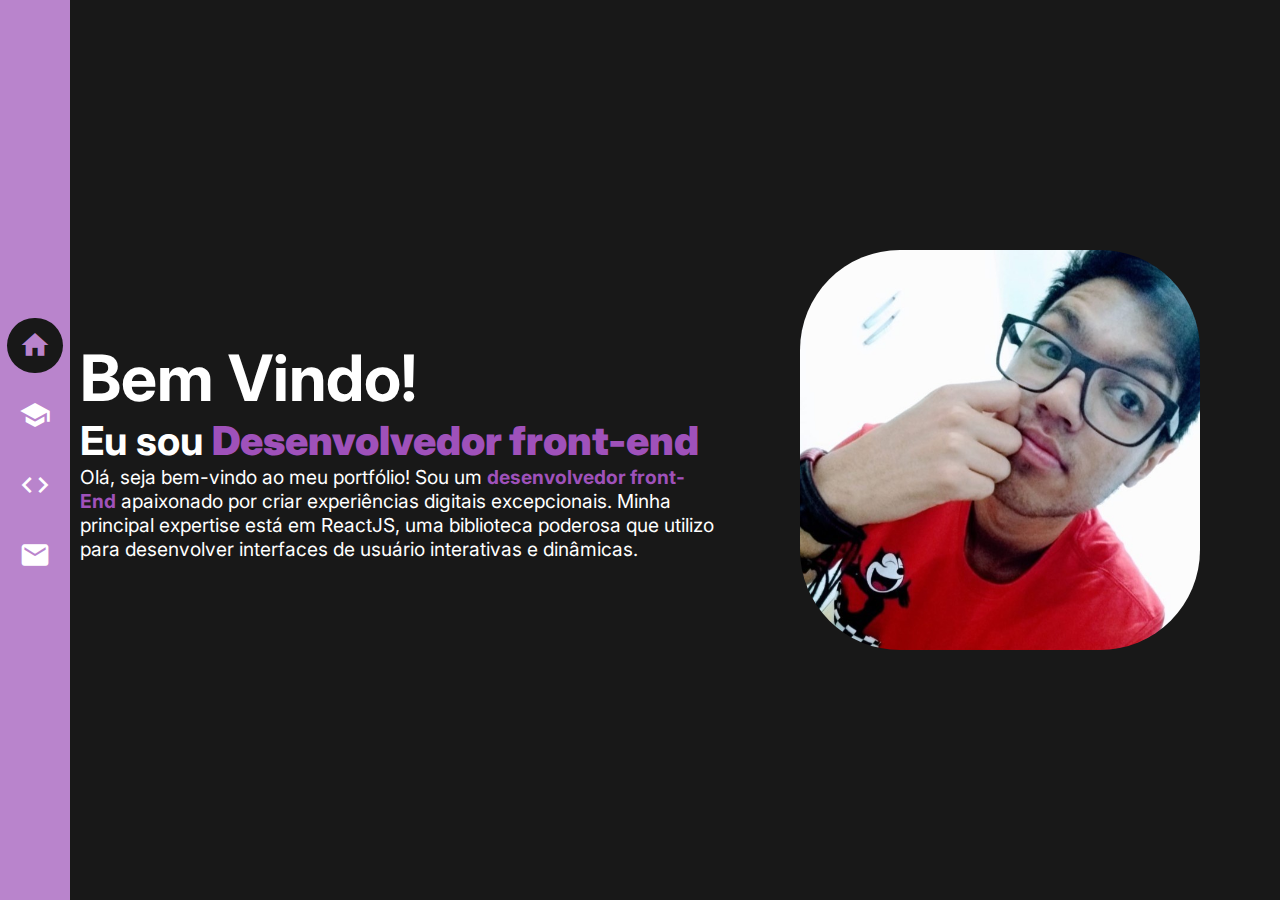
<file: index.html>
<html>
    <head>
        <link rel="stylesheet" href="./src/styles/global.css">
        <link rel="stylesheet" href="./src/styles/home.css">

        <link rel="preconnect" href="https://fonts.googleapis.com">
        <link rel="preconnect" href="https://fonts.gstatic.com" crossorigin>
        <link href="https://fonts.googleapis.com/css2?family=Inter:wght@100..900&display=swap" rel="stylesheet">
        <!-- Acima temos a importação da fonte do google fonts ( Inter ) -->
        <meta name="viewport" content="width=device-width, initial-scale=1">

        <link rel="stylesheet" href="https://fonts.googleapis.com/icon?family=Material+Icons">
    </head>
    <body>
        <main id="container">
            <nav class="menu"> <!-- Menu -->
                <a href="" class="icons active"><i class="material-icons">home</i></a>
                <a href="./src/pages/formation.html" class="icons"><i class="material-icons">school</i></a>
                <a href="./src/pages/projects.html" class="icons"><i class="material-icons">code</i></a>
                <a href="./src/pages/contact.html" class="icons"><i class="material-icons">mail</i></a> 
            </nav>
            <div class="content">
                <h2 class="text-welcome">Bem Vindo!</h2>
                <h1 class="subtitle-content">Eu sou <b class="text-content-purple">Desenvolvedor front-end</b></h1>
                <p class="text-content">
                    Olá, seja bem-vindo ao meu portfólio! Sou um <b class="text-content-purple">desenvolvedor front-End</b> apaixonado por criar
                    experiências digitais excepcionais. Minha principal expertise está em ReactJS, uma biblioteca 
                    poderosa que utilizo para desenvolver interfaces de usuário interativas 
                    e dinâmicas.
                </p>
            </div>
            <div>
                <img src="./src/assets/imageProfile.jpeg" alt="" class="myPhoto"><!-- Imagem ArtProfile -->
            </div>
        </main>
    </body>
</html>
</file>
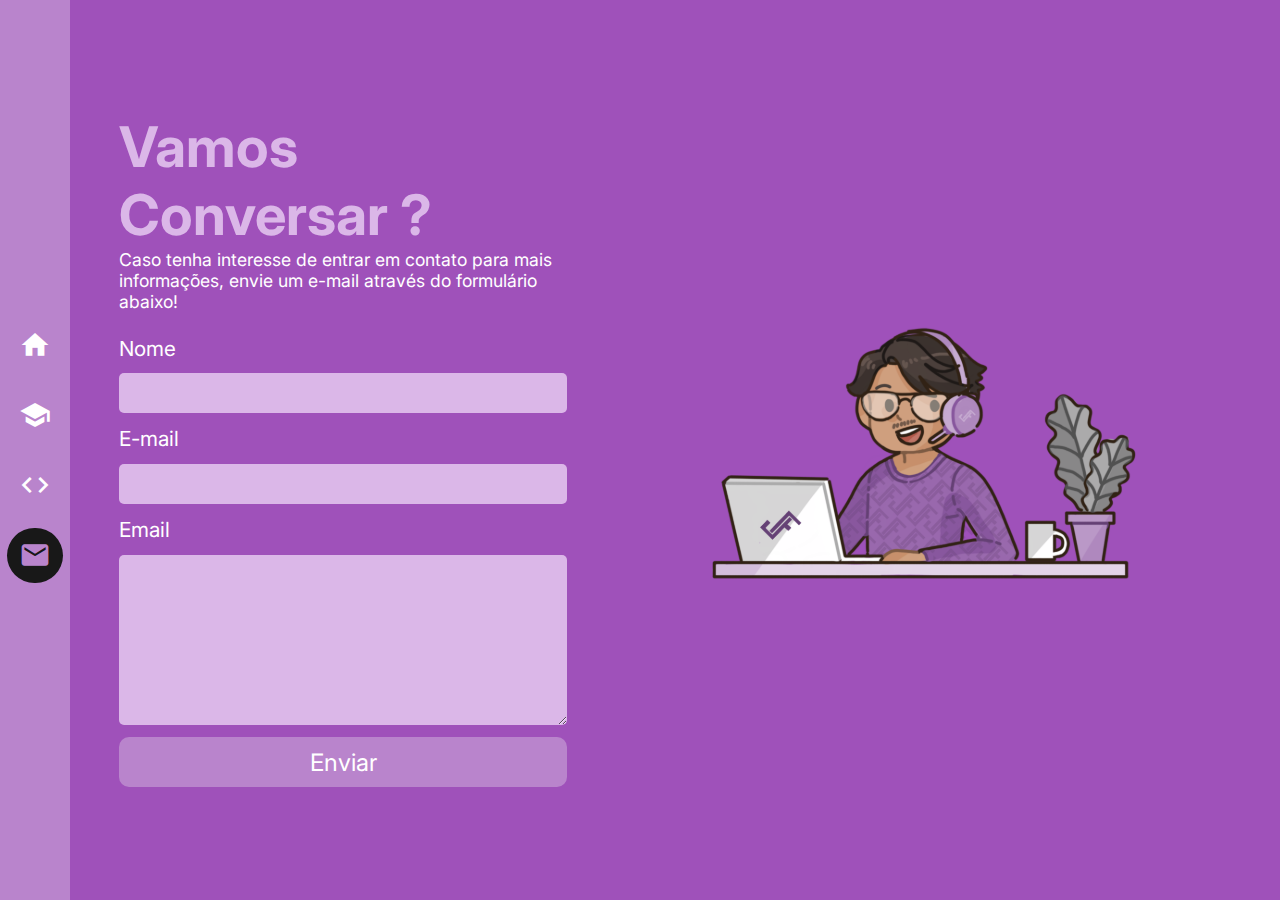
<file: src/pages/contact.html>
<html>
    <head>
        <link rel="stylesheet" href="../styles/contact.css">
        <link href="https://fonts.googleapis.com/css2?family=Inter:wght@100..900&display=swap" rel="stylesheet">
        <meta name="viewport" content="width=device-width, initial-scale=1">
        <link rel="stylesheet" href="https://fonts.googleapis.com/icon?family=Material+Icons">
    </head>
    <body>
        <main id="container">
            <nav class="menu">
                <a href="../../index.html" class="icons"><i class="material-icons">home</i></a>
                <a href="../pages/formation.html" class="icons"><i class="material-icons">school</i></a>
                <a href="../pages/projects.html" class="icons"><i class="material-icons">code</i></a>
                <a href="" class="icons active"><i class="material-icons">mail</i></a> 
            </nav>
            <div class="content-form">
                <h1>Vamos Conversar ?</h1>
                <p>Caso tenha interesse de entrar em contato para mais informações, 
                    envie um e-mail através do formulário abaixo!</p>
                <form action="" class="box-form">
                    <label for="">Nome</label>
                    <input type="text" />
                    <label for="">E-mail</label>
                    <input type="email" />
                    <label for="">Email</label>
                    <textarea type="text"></textarea>
                    <button>Enviar</button>
                </form>
            </div>

            <img src="../assets/artJF3.svg" alt="" class="image-avatar">
        </main>
    </body>
</html>
</file>
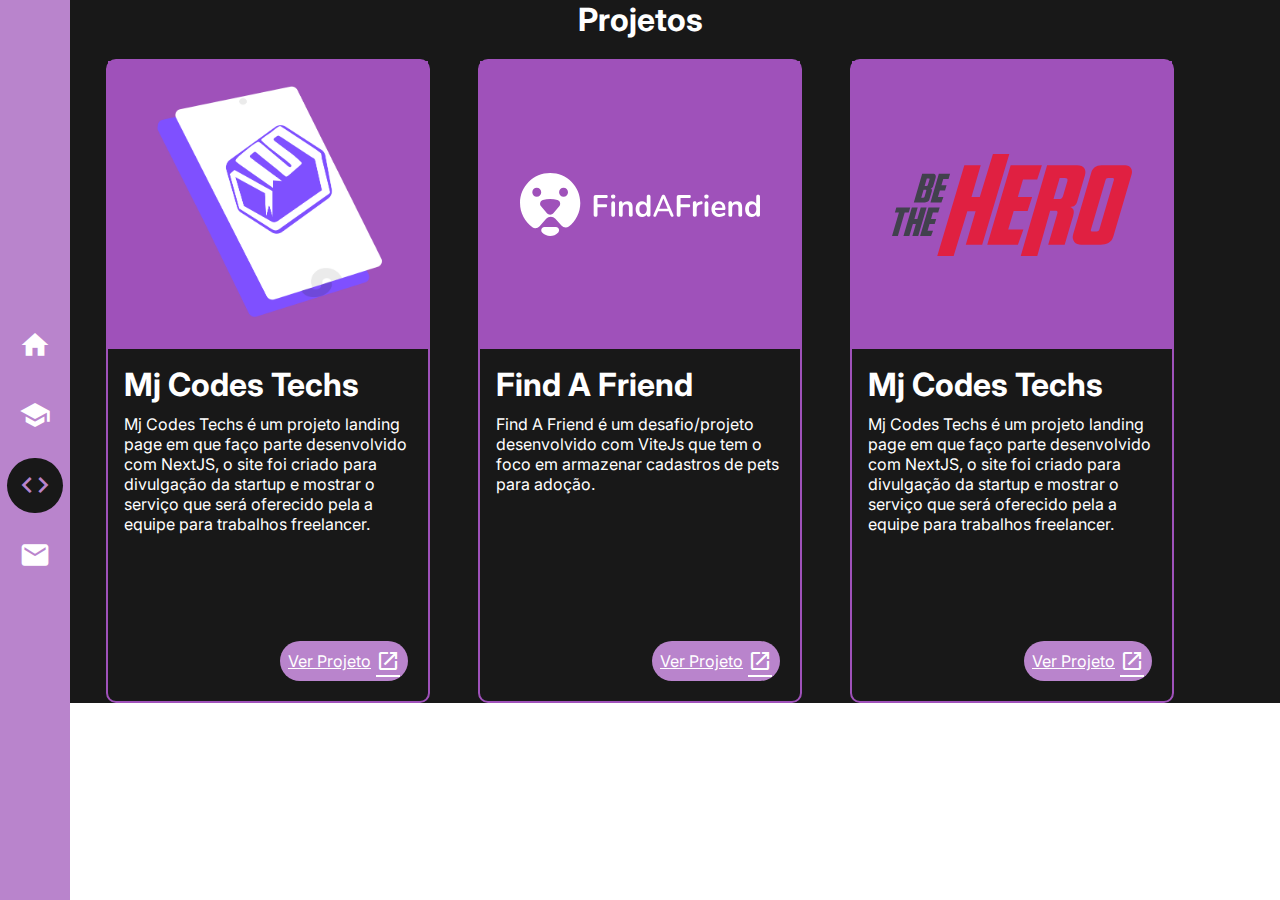
<file: src/pages/projects.html>
<html>
    <head>
        <link rel="stylesheet" href="../styles/global.css">
        <link rel="stylesheet" href="../styles/projects.css">

        <link href="https://fonts.googleapis.com/css2?family=Inter:wght@100..900&display=swap" rel="stylesheet">

        <meta name="viewport" content="width=device-width, initial-scale=1">
        <link rel="stylesheet" href="https://fonts.googleapis.com/icon?family=Material+Icons">
    </head>
    <body>
        <nav class="menu">
            <a href="../../index.html" class="icons"><i class="material-icons">home</i></a>
            <a href="../pages/formation.html" class="icons"><i class="material-icons">school</i></a>
            <a href="" class="icons active"><i class="material-icons">code</i></a>
            <a href="../pages/contact.html" class="icons"><i class="material-icons">mail</i></a> 
            
        </nav>
        <main id="container">
            <h1>Projetos</h1>
            <div class="content-projects">
                <div class="box-project">
                    <div class="box-image">
                        <img src="../assets/mjcodes.png" alt="" class="image-project">
                    </div>
                    <div class="box-project-information">
                        <h1>Mj Codes Techs</h1>
                        <p>
                            Mj Codes Techs é um projeto landing page em que faço parte 
                            desenvolvido com NextJS, o site foi criado para divulgação da startup 
                            e mostrar o serviço que será oferecido pela a equipe para trabalhos 
                            freelancer.
                        </p>
                    
                        <a href="https://mjcodestechs.com.br" target="_blank" class="button-view-project">Ver Projeto <i class="material-icons">open_in_new</i></a>
                    </div>
                </div>
                <div class="box-project">
                    <div class="box-image">
                        <img src="../assets/findafriend.svg" alt="" class="image-project">
                    </div>
                    <div class="box-project-information">
                        <h1>Find A Friend</h1>
                        <p> 
                            Find A Friend é um desafio/projeto desenvolvido com ViteJs 
                            que tem o foco em armazenar cadastros de pets para adoção.
                        </p>
                        <a href="https://github.com/jhonibr4/Find-A-Friend" target="_blank"class="button-view-project">Ver Projeto <i class="material-icons">open_in_new</i></a>
                    </div>
                </div>
                <div class="box-project">
                    <div class="box-image">
                        <img src="../assets/bethehero.svg" alt="" class="image-project">
                    </div>
                    <div class="box-project-information">
                        <h1>Mj Codes Techs</h1>
                        <p>
                            Mj Codes Techs é um projeto landing page em que faço parte 
                            desenvolvido com NextJS, o site foi criado para divulgação da startup 
                            e mostrar o serviço que será oferecido pela a equipe para trabalhos 
                            freelancer.
                        </p>
                        <a href="https://github.com/jhonibr4/be-the-hero" target="_blank" class="button-view-project">Ver Projeto <i class="material-icons">open_in_new</i></a>
                    </div>
                </div>
            </div>
        </main>
    </body>
</html>
</file>
<file: src/styles/global.css>
:root{
    --black-800:#181818;
    --purple-200:#dbb7e8;
    --purple-400:#B984CC;
    --purple-600:#9F51BA;
    --white: #FFF;
    --gray-500: #8a878a;
}
*{
    box-sizing: content-box;
    margin: 0;
    padding: 0;
    font-family: "Inter", sans-serif
}
p, button, h1, h2, a, label{
    color: var(--white);
}

.menu{
    position: absolute;
    display: flex;
    flex-direction: column;
    align-items: center;
    justify-content: center;
    width: 70px;
    height: 100%;
    background-color: var(--purple-400);
    left: 0;
    gap: 15px;
    z-index: 1;
}
.menu a{
    display: flex;
    align-items: center;
    justify-content: center;
    border-radius: 50px;
    width: 80%;
    height: 55px;
    color: var(--white);
    transition: 0.5s;
}
.menu a:hover{
    background-color: var(--black-800);
    color: var(--purple-400);
}
.menu i{
    font-size: 2rem;
}
.icons{
    text-decoration: none;
}
.icons.active{
    background-color: var(--black-800);
    color: var(--purple-400);
}

@media only screen and (max-width: 768px) {
    .menu{
        position: fixed;
        display: flex;
        flex-direction: row;
        align-items: center;
        justify-content: center;
        width: 100%;
        height: 70px;
        background-color: var(--purple-400);
        bottom: 0;
        gap: 15px;
    }
    .menu a{
        display: flex;
        align-items: center;
        justify-content: center;
        border-radius: 50px;
        width: 15%;
        height: 55px;
        color: var(--white);
        transition: 0.5s;
    }
    .menu a:hover{
        background-color: var(--black-800);
        color: var(--purple-400);
    }
    .menu i{
        font-size: 2rem;
    }
    .icons{
        text-decoration: none;
    }
    .icons.active{
        background-color: var(--black-800);
        color: var(--purple-400);
    }
}
</file>
<file: src/styles/home.css>
@import url('global.css');
#container{
    background-color: var(--black-800);
    display: flex;
    height: 100%;
    align-items: center;
    justify-content: space-evenly;
}
.content{
    width: 50%;
}
.myPhoto{
    border-radius: 25%;
    width: 25rem;
}
.text-content-purple{
    color: var(--purple-600);
}

.text-welcome{
    font-size: 4rem;
    color: var(--white);
}
.subtitle-content{
    font-size: 2.5rem;
}
.text-content{
    font-size: 1.2rem
}

@media only screen and (max-width: 768px) {
    #container{
        background-color: var(--black-800);
        display: flex;
        flex-direction: column;
        height: 100%;
        align-items: center;
        justify-content: center;
        gap: 2rem;
    }
    .content{
        width: 80%;
    }
    .myPhoto{
   
        width: 10rem;
    }
    .text-content-purple{
        font-size: 1rem;
        color: var(--purple-600);
    }
    
    .text-welcome{
        font-size: 2rem;
        color: var(--white);
    }
    .subtitle-content{
        font-size: 1rem;
    }
    .text-content{
        font-size: 0.9rem
    }
    
}
</file>
<file: src/styles/contact.css>
@import url('global.css');
#container{
    display: flex;
    flex-direction: row;
    align-items: center;
    justify-content: space-evenly;
    background-color: var(--purple-600);
    height: 100%;
}
#container h1{
    font-size: 3.5rem;
    color: var(--purple-200);
}
#container p{
    font-size: 1.1rem;
}
.content-form{
    width: 35%;

}
.box-form{
    display: flex;
    flex-direction: column;
   margin-top: 1.5rem;
    gap: 0.8rem;
}
.box-form label{
    font-size: 1.3rem;
}
.box-form input{
    height: 2.5rem;
    background-color: var(--purple-200);
    border: none;
    border-radius: 5px;
    padding-inline: 5px;
    font-size: 1.1rem;
}
.box-form input:focus{
    outline: none;
}
.box-form textarea{
    border-style: none;
    background-color: var(--purple-200);
    height: 10rem;
    max-height: 15rem;
    min-height: 10rem;
    resize: vertical;
    border: none;
    border-radius: 5px;
    padding: 5px;
    font-size: 1.1rem;
}
.box-form textarea:focus{
    outline: none;
}
.box-form button{
    height: 50px;
    border-radius: 10px;
    background-color: var(--purple-400);
    border: none;
    font-size: 1.5rem;
    transition: 0.5s;
}
.box-form button:hover{
    cursor: pointer;
    background-color: var(--purple-200);
    color: var(--purple-600)
}
@media only screen and (max-width: 768px) {
    #container{
        display: flex;
        flex-direction: column-reverse;
        align-items: center;
        justify-content: space-evenly;
        background-color: var(--purple-600);
        padding-bottom: 22rem;
    }
    #container h1{
        font-size: 3.5rem;
        color: var(--purple-200);
    }
    #container p{
        font-size: 1.1rem;
    }
    .content-form{
        width: 90%;
    
    }
    .box-form{
        display: flex;
        flex-direction: column;
       margin-top: 1.5rem;
        gap: 0.8rem;
    }
    .box-form label{
        font-size: 1.3rem;
    }
    .box-form input{
        height: 2.5rem;
        background-color: var(--purple-200);
        border: none;
        border-radius: 5px;
        padding-inline: 5px;
        font-size: 1.1rem;
    }
    .box-form input:focus{
        outline: none;
    }
    .box-form textarea{
        border-style: none;
        background-color: var(--purple-200);
        height: 10rem;
        max-height: 15rem;
        min-height: 10rem;
        resize: vertical;
        border: none;
        border-radius: 5px;
        padding: 5px;
        font-size: 1.1rem;
    }
    .box-form textarea:focus{
        outline: none;
    }
    .box-form button{
        height: 50px;
        border-radius: 10px;
        background-color: var(--purple-400);
        border: none;
        font-size: 1.5rem;
        transition: 0.5s;
    }
    .box-form button:hover{
        cursor: pointer;
        background-color: var(--purple-200);
        color: var(--purple-600)
    }
    .image-avatar{
        margin-top: 15rem;
        width: 20rem;
    }
}
</file>
<file: src/styles/projects.css>
@import url('global.css');
#container{
    display: flex;
    flex-direction: column;
    align-items: center;
    background-color: var(--black-800);
}
.content-projects{
    display: flex;
    align-items: center;
    justify-content: center;
    width: 100%;
    margin-top: 20px;
    gap: 3rem;
}
.box-project{
    position: relative;
    display: flex;
    flex-direction: column;
    width: 25%;
    border: 2px solid var(--purple-600);
    border-radius: 10px;
    height: 40rem;
}
.box-image{
    display: flex;
    align-items: center;
    justify-content: center;
    background-color: var(--purple-600);
    width: 100%;
    height: 45%;
}
.box-project-information{
    padding: 1rem;
}
.box-project-information p{
    margin-top: 10px;
    line-height: 20px;
}
.image-project{
    width: 15rem;
}
.button-view-project{
    font-style: none;
    position: absolute;
    bottom: 20;
    right: 20;
    display: flex;
    align-items: center;
    justify-content: center;
    gap: 5px;
    border: none;
    width: 40%;
    height: 40px;
    border-radius: 50px;
    background-color: var(--purple-400);
    transition: 0.5s;
}
.button-view-project:hover{
    cursor: pointer;
    background-color: var(--purple-600);
}
@media only screen and (max-width: 768px) {
    #container{
        display: flex;
        flex-direction: column;
        align-items: center;
    }
    .content-projects{
        display: flex;
        flex-direction: column;
        align-items: center;
        justify-content: center;
        width: 100%;
        margin-top: 20px;
        gap: 3rem;
        padding-bottom: 5rem;
    }
    .box-project{
        position: relative;
        display: flex;
        flex-direction: column;
        width: 90%;
        border: 2px solid var(--purple-600);
        border-radius: 10px;
        height: 40rem;
    }
    .box-image{
        display: flex;
        align-items: center;
        justify-content: center;
        background-color: var(--purple-600);
        width: 100%;
        height: 45%;
    }
    .box-project-information{
        padding: 1rem;
    }
    .box-project-information p{
        margin-top: 10px;
        line-height: 20px;
    }
    .image-project{
        width: 15rem;
    }
    .button-view-project{
       text-decoration: none;
        position: absolute;
        bottom: 20;
        right: 20;
        display: flex;
        align-items: center;
        justify-content: center;
        gap: 5px;
        border: none;
        width: 50%;
        height: 40px;
        border-radius: 50px;
        background-color: var(--purple-400);
        transition: 0.5s;
    }
    .button-view-project:hover{
        cursor: pointer;
        background-color: var(--purple-600);
    }
}
</file>
